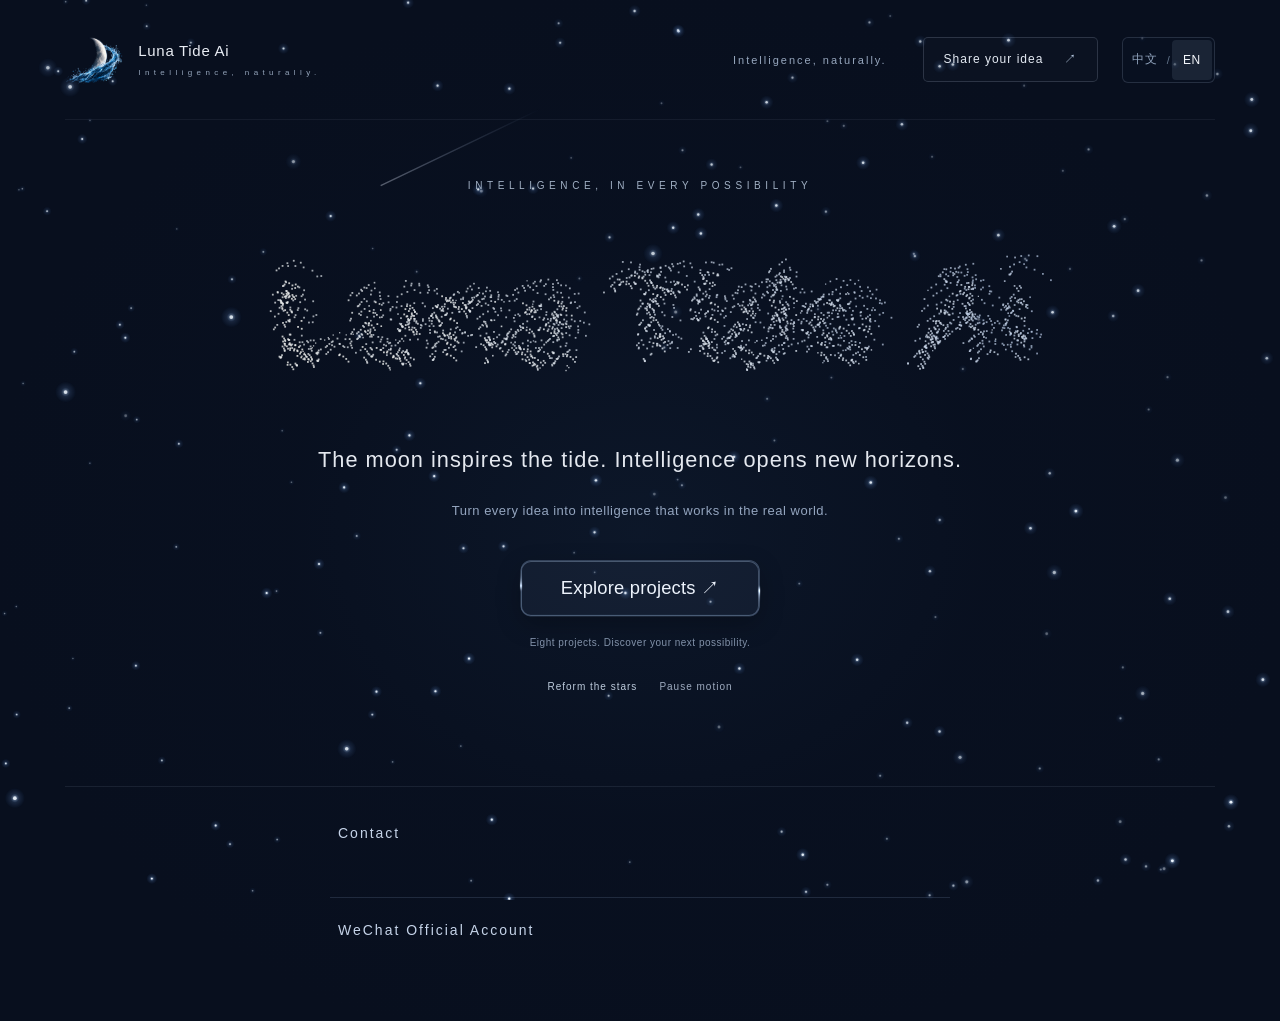
<file: index.html>
<!doctype html>
<html lang="zh-CN">
  <head>
    <meta charset="UTF-8" />
    <meta name="viewport" content="width=device-width, initial-scale=1.0" />
    <meta name="theme-color" content="#080f1e" />
    <meta name="description" content="月澜智能科技有限公司 · Luna Tide Ai。月引潮生，智启新程。" />
    <title>Luna Tide Ai · 月澜智能科技有限公司</title>
    <script type="module" crossorigin src="/assets/index-BmpqdQca.js"></script>
    <link rel="stylesheet" crossorigin href="/assets/index-CUIqWJGh.css">
    <link rel="stylesheet" href="/assets/moon-light-8ba26f7436.css">
  </head>
  <body>
    <div id="root"></div>
  </body>
</html>
</file>
<file: assets/index-CUIqWJGh.css>
.particle-text{position:relative;display:block;width:100%;height:100%;min-height:240px;overflow:hidden;touch-action:pan-y;isolation:isolate}.particle-text__canvas{position:absolute;top:0;right:0;bottom:0;left:0;display:block;width:100%;height:100%}.particle-text__sr{position:absolute;width:1px;height:1px;padding:0;margin:-1px;overflow:hidden;clip:rect(0,0,0,0);white-space:nowrap;border:0}.specular-button{--sb-radius: 18px;--sb-tint: #ffffff;--sb-tint-opacity: 0;--sb-blur: 0px;--sb-text-color: #f5f5f5;position:relative;display:inline-flex;align-items:center;justify-content:center;border:none;margin:0;font-family:inherit;font-weight:500;letter-spacing:.01em;line-height:1;color:var(--sb-text-color);background:color-mix(in srgb,var(--sb-tint) calc(var(--sb-tint-opacity) * 100%),transparent);border-radius:var(--sb-radius);backdrop-filter:blur(var(--sb-blur));-webkit-backdrop-filter:blur(var(--sb-blur));box-shadow:inset 0 0 0 1px #aac1e047,inset 0 1px #ffffff0a,0 8px 24px #00000040;cursor:pointer;outline:none;transition:transform .15s ease}.specular-button:active{transform:scale(.97)}.specular-button:focus-visible{outline:2px solid color-mix(in srgb,var(--sb-text-color) 60%,transparent);outline-offset:3px}.specular-button:disabled{opacity:.55;cursor:default}.specular-button:disabled:active{transform:none}.specular-button--sm{font-size:.85rem;padding:10px 22px}.specular-button--md{font-size:1rem;padding:14px 30px}.specular-button--lg{font-size:1.15rem;padding:18px 40px}.specular-button__fx{position:absolute;top:-20px;right:-20px;bottom:-20px;left:-20px;pointer-events:none;z-index:1}.specular-button__fx canvas{display:block;width:100%;height:100%}.specular-button__label{position:relative;z-index:2}.flip-card{--fc-w:300px;--fc-h:400px;--fc-radius:22px;--fc-bg:#27272a;--fc-ink:#f5f5f5;--fc-shadow:#000;--fc-shadow-o:.45;--fc-glare:.22;position:relative;display:inline-block;width:var(--fc-w);max-width:100%;height:var(--fc-h);border-radius:var(--fc-radius);outline:0;cursor:pointer;user-select:none;-webkit-user-select:none;-webkit-touch-callout:none;-webkit-tap-highlight-color:transparent;touch-action:pan-y;transition:transform .24s cubic-bezier(.2,.8,.2,1)}.flip-card[data-axis=x]{touch-action:pan-x}.flip-card[data-draggable]{cursor:grab}.flip-card[data-dragging]{cursor:grabbing}.flip-card:focus-visible{outline:2px solid #d5edff;outline-offset:5px}.flip-card__shadow{position:absolute;top:12%;right:9%;bottom:-5%;left:9%;border-radius:var(--fc-radius);background:color-mix(in srgb,var(--fc-shadow) calc(var(--fc-shadow-o) * 100%),transparent);filter:blur(22px);opacity:var(--fc-shadow-o);pointer-events:none}.flip-card__rotor{position:absolute;top:0;right:0;bottom:0;left:0;transform:perspective(var(--fc-perspective)) rotateY(0);transform-style:preserve-3d;transition:transform .56s cubic-bezier(.16,1,.3,1)}.flip-card[aria-pressed=true] .flip-card__rotor{transform:perspective(var(--fc-perspective)) rotateY(180deg)}.flip-card[data-axis=x] .flip-card__rotor{transform:perspective(var(--fc-perspective)) rotateX(0)}.flip-card[data-axis=x][aria-pressed=true] .flip-card__rotor{transform:perspective(var(--fc-perspective)) rotateX(180deg)}.flip-card__face{position:absolute;top:0;right:0;bottom:0;left:0;overflow:hidden;border-radius:var(--fc-radius);background:var(--fc-bg);color:var(--fc-ink);backface-visibility:hidden;-webkit-backface-visibility:hidden}.flip-card__face--back{transform:rotateY(180deg)}.flip-card[data-axis=x] .flip-card__face--back{transform:rotateX(180deg)}.flip-card__glare{position:absolute;top:0;right:0;bottom:0;left:0;background:radial-gradient(circle farthest-side at var(--fc-gx,50%) var(--fc-gy,50%),rgba(255,255,255,var(--fc-glare)) 0%,rgba(255,255,255,calc(var(--fc-glare) * .76)) 12%,rgba(255,255,255,calc(var(--fc-glare) * .5)) 26%,rgba(255,255,255,calc(var(--fc-glare) * .28)) 42%,rgba(255,255,255,calc(var(--fc-glare) * .12)) 60%,rgba(255,255,255,calc(var(--fc-glare) * .04)) 78%,transparent 100%);opacity:var(--fc-sheen,0);pointer-events:none;transition:opacity .2s ease}.flip-card[data-fade] .flip-card__rotor{transform:none!important;transition:none}.flip-card[data-fade] .flip-card__face{transform:none;opacity:0;backface-visibility:visible;-webkit-backface-visibility:visible;transition:opacity .2s ease}.flip-card[data-fade=front] .flip-card__face--front,.flip-card[data-fade=back] .flip-card__face--back{opacity:1}@media(prefers-reduced-motion:no-preference){.flip-card:hover{transform:scale(var(--fc-hover-scale))}}@media(prefers-reduced-motion:reduce){.flip-card,.flip-card__rotor,.flip-card__glare{transition:none!important}}.tech-text{position:relative;width:100%;height:100%;touch-action:pan-y;-webkit-user-select:none;user-select:none}.tech-text-canvas{display:block;width:100%;height:100%}.tech-text-fallback{position:absolute;top:0;right:0;bottom:0;left:0;display:grid;place-items:center;font-size:clamp(38px,7vw,78px);font-weight:600}.tech-text[data-ready=true] .tech-text-fallback{visibility:hidden}.training-detail-page{--training-ink:#edf4fa;--training-muted:#c3d2df;--training-line:#a1c6e24f;--training-gold:#e4d1aa}.training-detail-page.training-gate-page{width:min(1180px,88%);min-height:calc(100svh - 170px);padding:0 0 64px}.training-detail-page ::selection{background:#c3dff4;color:#08131f}.training-moon-backdrop{position:fixed;top:0;right:0;bottom:0;left:0;z-index:-1;overflow:hidden;pointer-events:none;background:#070f1c}.training-moon-backdrop img{position:absolute;width:min(1160px,94vw);max-width:none;height:auto;top:2vh;right:-9vw;opacity:.48}.training-moon-backdrop:after{position:absolute;top:0;right:0;bottom:0;left:0;content:"";background:linear-gradient(90deg,#070f1ccc,#070f1c73 60%,#070f1c66)}.training-gate-topline{padding:28px 0 18px;border-bottom:1px solid #a0bbd422}.training-gate-topline .back-link{display:inline-flex;align-items:center;gap:9px;color:#b7d7eb;font-size:13px;letter-spacing:.3px;text-decoration:none}.training-gate-topline .back-link:hover{color:#f0f9ff}.training-page-title{height:150px;margin:12px 0 30px;color:var(--training-ink);text-align:center}.training-gate{margin:0 auto;padding:0;background:transparent}.training-questionnaire,.training-course-browser,.training-recommendation{width:100%;min-width:0}.training-gate .training-view-title{margin:0;color:var(--training-ink);font-size:clamp(28px,3.4vw,44px);font-weight:500;line-height:1.35;letter-spacing:.01em;text-wrap:balance}.training-view-title:focus,.training-questionnaire legend:focus{outline:none}.training-questionnaire-heading{max-width:760px}.training-questionnaire-heading p,.training-recommendation>div>p,.training-course-browser>div>p{max-width:690px;margin:18px 0 0;color:var(--training-muted);font-size:14px;line-height:1.9;letter-spacing:.15px}.training-primary,.training-secondary{display:inline-flex;align-items:center;justify-content:center;gap:12px;min-height:48px;border:1px solid #9cd8ff;background:#a9ddff;color:#071422;padding:12px 20px;font:inherit;font-size:13px;line-height:1.5;letter-spacing:.25px;cursor:pointer;transition:transform .22s ease,background .22s ease}.training-primary:hover:not(:disabled){background:#e4f5ff;transform:translateY(-2px)}.training-secondary{background:#0a18284d;color:#d0e5f5;border-color:#a1c6e277}.training-secondary:hover{background:#4367862e;border-color:#d1e6f6}.training-primary:disabled{opacity:.42;cursor:not-allowed}.training-detail-page button:focus-visible,.training-detail-page a:focus-visible{outline:2px solid #d5edff;outline-offset:5px}.training-skip-all{margin-top:20px;max-width:100%;white-space:normal;text-align:left}.training-steps{display:flex;list-style:none;margin:40px 0 32px;padding:0;border-bottom:1px solid var(--training-line);overflow-x:auto}.training-steps li{display:flex;align-items:center;gap:10px;min-height:48px;padding:0 24px 14px 0;color:#b0c4d7;font-size:12px;letter-spacing:.3px;white-space:nowrap}.training-steps li+li{padding-left:24px}.training-steps li span{color:#a6dcff;font-size:10px;letter-spacing:1px}.training-steps li.is-current{color:#eff7fe;border-bottom:2px solid #a5dcff}.training-steps li.is-complete{color:#d1e6f5}.training-questionnaire fieldset{min-width:0;margin:0;padding:0;border:0}.training-questionnaire legend{max-width:760px;padding:0;color:#e8f4fd;font-size:clamp(19px,2.2vw,26px);font-weight:500;line-height:1.55;letter-spacing:.35px}.training-choice-grid{display:grid;grid-template-columns:repeat(3,minmax(0,1fr));gap:16px;margin-top:24px}.training-choice{display:flex;min-width:0;min-height:150px;flex-direction:column;align-items:flex-start;justify-content:flex-start;border:1px solid #a1c6e24f;background:#07132170;color:#e4f2fc;padding:22px;text-align:left;cursor:pointer;transition:background .22s ease,border-color .22s ease}.training-choice:hover,.training-choice.is-selected{border-color:#b6e1fc;background:#1d405ca3}.training-choice strong{font-size:15px;font-weight:500;line-height:1.6}.training-choice span{margin-top:12px;color:#c0d2e2;font-size:13px;line-height:1.8}.training-gate-actions{display:flex;justify-content:space-between;align-items:center;gap:16px;margin-top:32px}.training-gate-actions>span{min-width:1px}.training-gate-forward-actions{display:flex;justify-content:flex-end;gap:12px}.training-recommendation{display:grid;grid-template-columns:minmax(0,1fr) minmax(0,1fr);gap:36px;align-items:center}.training-recommendation .training-gate-actions{grid-column:1/-1;margin-top:0}.training-course-cards{display:grid;grid-template-columns:repeat(2,minmax(0,1fr));grid-auto-rows:1fr;align-items:stretch;gap:26px;list-style:none;margin:40px 0 0;padding:0}.training-course-cards>li{display:grid;min-width:0}.training-course-card{width:100%;height:100%;min-width:0}.training-course-card:before{content:"";position:absolute;top:0;right:0;bottom:0;left:0;border-radius:var(--fc-radius);background:transparent;-webkit-backdrop-filter:blur(3px);backdrop-filter:blur(3px);pointer-events:none}.training-course-card .flip-card__rotor{position:relative;display:grid;height:100%}.training-course-card .flip-card__face{position:relative;inset:auto;grid-area:1/1;min-width:0;height:100%;background:#0d1c2e14;border:1px solid #a1c6e266}.training-course-card .flip-card__face--back{background:#2233471f;border-color:#c8dcea88}.training-course-card:hover .flip-card__face,.training-course-card:focus-visible .flip-card__face{border-color:#c8dcea}.training-course-card.is-recommended .flip-card__face{border-color:#bba681}.training-course-card-face{display:flex;min-width:0;min-height:560px;height:100%;flex-direction:column;align-items:stretch;padding:30px}.training-course-card-level{display:block;color:#bbd4e7;font-size:12px;line-height:1.5;letter-spacing:.08em}.training-course-card.is-recommended .training-course-card-level{color:var(--training-gold)}.training-course-card-face h3{min-height:2.7em;margin:24px 0 0;color:#edf4fa;font-size:clamp(22px,2vw,25px);font-weight:500;line-height:1.35;letter-spacing:.01em;text-wrap:balance}.training-course-card-price{display:block;min-height:76px;margin:auto 0 24px;padding-top:24px;color:var(--training-gold);font-size:clamp(24px,2.5vw,36px);font-weight:400;line-height:1.15;letter-spacing:-.02em;font-variant-numeric:tabular-nums;white-space:nowrap}.training-course-card-price small{display:block;margin-top:10px;color:#cbd8e3;font-size:13px;font-weight:400;line-height:1.5;letter-spacing:.02em}.training-course-card-hint{display:flex;align-items:flex-start;min-height:60px;padding-top:17px;border-top:1px solid #b3cfe330;color:#d0dfeb;font-size:12px;line-height:1.7;letter-spacing:0}.training-course-card-face--intro{display:grid;grid-template-rows:auto auto auto 1fr auto}.training-course-card-face--intro h3{margin-top:24px}.training-course-brief{min-height:3.6em;margin:12px 0 20px;color:#d5e2ed;font-size:13px;line-height:1.8;letter-spacing:0}.training-course-details{display:grid;grid-template-rows:repeat(4,1fr);gap:16px;margin:0 0 24px}.training-course-details>div{display:grid;grid-template-columns:80px minmax(0,1fr);align-content:start;gap:12px}.training-course-details dt{color:#b8d7ed;font-size:12px;line-height:1.8}.training-course-details dd{margin:0;color:#e1eaf2;font-size:13px;line-height:1.8;letter-spacing:0}[lang=en] .training-course-details>div{grid-template-columns:100px minmax(0,1fr)}.training-practice-note{margin-top:40px;max-width:920px;padding-top:24px;border-top:1px solid #b3cfe33b}.training-practice-note p{margin:0 0 12px;color:#c0d0df;font-size:13px;line-height:1.9}.training-practice-note p:first-child{color:#e5eef5;font-size:15px;letter-spacing:.04em}.still-mode .training-course-card:hover{transform:none}.still-mode .training-course-card,.still-mode .training-course-card *{transition:none!important}.still-mode .training-course-card .flip-card__glare{display:none}@media(prefers-reduced-motion:reduce){.training-primary,.training-secondary,.training-choice{transition:none!important}.training-course-card .flip-card__glare{display:none}}@media(prefers-reduced-transparency:reduce){.training-course-card:before{background:#0d1c2e;backdrop-filter:none;-webkit-backdrop-filter:none}}@media(max-width:850px){.training-course-cards,.training-choice-grid,.training-recommendation{grid-template-columns:1fr}.training-recommendation{gap:28px}.training-choice{min-height:0}}@media(max-width:600px){.training-detail-page.training-gate-page{padding-bottom:40px}.training-moon-backdrop img{width:850px;top:180px;right:-460px}.training-moon-backdrop:after{background:linear-gradient(90deg,#070f1c99,#070f1c66)}.training-gate-topline{padding:20px 0 14px}.training-page-title{height:112px;margin:8px 0 28px}.training-gate .training-view-title{font-size:28px;letter-spacing:0}.training-questionnaire-heading p,.training-recommendation>div>p,.training-course-browser>div>p{font-size:14px}.training-steps{margin:32px 0 26px}.training-steps li,.training-steps li+li{padding-left:0;padding-right:20px}.training-questionnaire legend{font-size:19px}.training-choice{padding:20px}.training-gate-actions{align-items:stretch;flex-direction:column-reverse;margin-top:26px}.training-gate-actions button{width:100%}.training-gate-actions>span{display:none}.training-course-cards{margin-top:30px;gap:24px}.training-course-card-face{padding:24px}.training-course-card-face h3{font-size:22px}.training-course-card-price{font-size:clamp(22px,7vw,30px)}.training-course-details>div,[lang=en] .training-course-details>div{grid-template-columns:1fr;gap:3px}.training-course-details dd{font-size:13px;line-height:1.85}.training-practice-note{margin-top:30px}}.circular-carousel{--cc-fade: #000000;--cc-radius: 12px;--cc-inner: .4;position:relative;width:100%;height:100%;overflow:hidden;outline:none;touch-action:pan-y;user-select:none;-webkit-user-select:none;-webkit-tap-highlight-color:transparent}.circular-carousel[data-axis=x]{touch-action:pan-x}.circular-carousel[data-draggable]{cursor:grab}.circular-carousel[data-dragging]{cursor:grabbing}.circular-carousel:focus-visible{box-shadow:inset 0 0 0 2px #80808c8c}.circular-carousel__view{position:absolute;top:0;right:0;bottom:0;left:0}.circular-carousel[data-shape=wheel] .circular-carousel__view{-webkit-mask-image:linear-gradient(to bottom,transparent,#000000 18%,#000000 82%,transparent);mask-image:linear-gradient(to bottom,transparent,#000000 18%,#000000 82%,transparent)}.circular-carousel[data-shape=panorama] .circular-carousel__view{-webkit-mask-image:linear-gradient(to right,transparent,#000000 12%,#000000 88%,transparent);mask-image:linear-gradient(to right,transparent,#000000 12%,#000000 88%,transparent)}.circular-carousel__stage{position:absolute;top:0;right:0;bottom:0;left:0;display:flex;align-items:center;justify-content:center;opacity:0;transition:opacity .45s ease}.circular-carousel[data-ready] .circular-carousel__stage{opacity:1}.circular-carousel__camera,.circular-carousel__ring,.circular-carousel__card{width:0;height:0;transform-style:preserve-3d}.circular-carousel__camera{position:relative}.circular-carousel__ring,.circular-carousel__card{position:absolute;left:0;top:0}.circular-carousel__tile{position:absolute;outline:1px solid transparent;backface-visibility:hidden;-webkit-backface-visibility:hidden}.circular-carousel__frame{position:absolute;left:0;top:0;width:100%;overflow:hidden}.circular-carousel__photo{position:absolute;display:block;max-width:none;object-fit:cover;pointer-events:none;-webkit-user-select:none;user-select:none;-webkit-user-drag:none}.circular-carousel__shade,.circular-carousel__inner{position:absolute;top:0;right:0;bottom:0;left:0;pointer-events:none}.circular-carousel__shade{background:var(--cc-fade);opacity:var(--cc-depth, 0)}.circular-carousel__inner{background:#000;opacity:var(--cc-inner)}.circular-carousel__caption{position:absolute;left:0;right:0;bottom:22px;display:flex;flex-direction:column;align-items:center;gap:6px;padding:0 16px;color:inherit;text-align:center;pointer-events:none;animation:circular-carousel-reveal .9s ease both}.circular-carousel__title{display:flex;max-width:100%;flex-direction:column;align-items:center;font-size:15px;font-weight:500;line-height:1.35;animation:circular-carousel-title .52s cubic-bezier(.22,1,.36,1)}.circular-carousel__subtitle{font-weight:400;opacity:.6}.circular-carousel__count{display:inline-flex;align-items:center;gap:3px;font-size:12px;font-variant-numeric:tabular-nums;line-height:1;opacity:.5}.circular-carousel__slash{opacity:.6}.circular-carousel__digits{display:inline-flex}.circular-carousel__digit{display:inline-block;height:1em;overflow:hidden}.circular-carousel__reel{display:flex;flex-direction:column;transition:transform .6s cubic-bezier(.22,1,.36,1)}.circular-carousel__reel>span{height:1em}.circular-carousel__live{position:absolute;width:1px;height:1px;overflow:hidden;clip:rect(0 0 0 0);white-space:nowrap}@keyframes circular-carousel-title{0%{opacity:0;transform:translateY(8px)}to{opacity:1;transform:translateY(0)}}@keyframes circular-carousel-reveal{0%{opacity:0}to{opacity:1}}@media(prefers-reduced-motion:reduce){.circular-carousel__stage,.circular-carousel__reel{transition:none}.circular-carousel__caption,.circular-carousel__title{animation:none}}.circular-carousel__content{position:absolute;backface-visibility:hidden;-webkit-user-select:none;user-select:none}.depth-text{display:inline-block;perspective:var(--depth-text-perspective);perspective-origin:50% 48%;isolation:isolate}.depth-text__stage{position:relative;display:inline-grid;place-items:center;transform-style:preserve-3d;transform:rotateX(-2.4deg) rotateY(3.15deg);transform-origin:50% 50%;will-change:transform}.depth-text__layer,.depth-text__face{grid-area:1 / 1;display:inline-block;font-size:var(--depth-text-font-size);font-weight:var(--depth-text-font-weight);line-height:.86;letter-spacing:-.065em;white-space:nowrap;-webkit-user-select:none;user-select:none;transform-style:preserve-3d;backface-visibility:hidden;font-kerning:normal;text-rendering:geometricPrecision}.depth-text__layer{position:absolute;top:0;right:0;bottom:0;left:0;z-index:0;filter:saturate(.95) brightness(.92);pointer-events:none}.depth-text__face{position:relative;z-index:1;color:var(--depth-text-face-color);text-shadow:var(--depth-text-shadow);transform:translateZ(.6px)}@media(hover:hover)and (pointer:fine){.depth-text{cursor:default}}@media(prefers-reduced-motion:reduce){.depth-text__stage{will-change:auto}}.enterprise-agent-page .agent-intro{text-align:center;padding:48px 24px 0}.enterprise-agent-page .agent-intro h1{font-size:clamp(32px,4vw,52px);font-weight:550;line-height:1.25;letter-spacing:-.03em;margin:0}.enterprise-agent-page .agent-intro p{font-size:15px;color:#aebbd0;margin:19px 0 0;line-height:1.7}.enterprise-agent-page .pricing-stage{position:relative;margin:8px auto 0;width:min(1160px,100%);isolation:isolate}.enterprise-agent-page .price-carousel{height:486px;width:100%}.enterprise-agent-page .price-carousel .circular-carousel:focus-visible{outline:2px solid #a9c5ff;outline-offset:-4px;box-shadow:none}.enterprise-agent-page .price-card{height:100%;background:#0f1f3014;border:1px solid rgba(169,200,227,.48);border-radius:14px;padding:28px 30px;display:flex;flex-direction:column;color:#eaf0fa;transition:border-color .25s,background .25s;text-align:left;position:relative;overflow:hidden;backdrop-filter:blur(3px);-webkit-backdrop-filter:blur(3px)}.enterprise-agent-page .price-card.is-active{border-color:#b7d7f3;background:#0d26351f}.enterprise-agent-page .card-top{display:flex;justify-content:space-between;align-items:center;color:#b2c5e1;font-size:12px;line-height:1.5;gap:8px}.enterprise-agent-page .start-label{font-size:11px;color:#c9dbff}.enterprise-agent-page .price-card h2{margin:25px 0 18px;font-size:23px;font-weight:500;line-height:1.35}.enterprise-agent-page .card-price{display:flex;align-items:baseline;gap:7px;white-space:nowrap;font-variant-numeric:tabular-nums;letter-spacing:-.025em}.enterprise-agent-page .card-price strong{font-size:43px;font-weight:550;line-height:1.2}.enterprise-agent-page .card-price .currency{font-size:20px;color:#b7c9e3}.enterprise-agent-page .custom-price strong{font-size:34px}.enterprise-agent-page .price-unit{font-size:12px;color:#b2c2d8;margin:7px 0 0;line-height:1.5}.enterprise-agent-page .card-rule{height:1px;background:#34425a;margin:24px 0 18px}.enterprise-agent-page .card-description{font-size:13px;color:#c1cee0;line-height:1.9;margin:0 0 17px;min-height:49px}.enterprise-agent-page .price-card ul{margin:0;padding:0;list-style:none;display:grid;gap:12px;font-size:12px;color:#cfdaeb;line-height:1.55}.enterprise-agent-page .price-card li{display:flex;align-items:flex-start;gap:9px}.enterprise-agent-page .price-card li svg{color:#a9c5ff;flex:none;margin-top:1px}.enterprise-agent-page .card-bottom{margin-top:auto;padding-top:18px;display:flex;align-items:center;justify-content:space-between;font-size:11px;color:#c0d4f7}.enterprise-agent-page .interaction-hint{color:#a6b5cd;font-size:11px;text-align:center;margin:14px 0 28px;line-height:1.6}.enterprise-agent-page .service-summary{margin:0 auto;padding:24px 0;max-width:880px;display:flex;align-items:center;justify-content:space-between;gap:24px;border-top:1px solid #2b3850;border-bottom:1px solid #2b3850;flex-wrap:wrap}.enterprise-agent-page .summary-copy{flex:1;min-width:230px}.enterprise-agent-page .summary-copy h2{font-size:18px;font-weight:500;margin:0 0 8px}.enterprise-agent-page .summary-copy p{color:#b7c5da;font-size:12px;line-height:1.8;margin:0}.enterprise-agent-page .scope-toggle{margin-top:12px;padding:0;border:0;background:transparent;display:inline-flex;gap:26px;align-items:center;color:#bfcef0;font-size:12px;min-height:32px}.enterprise-agent-page .scope-detail{flex-basis:100%;margin:0;color:#c1cfe5;line-height:1.85;font-size:13px;max-width:75ch}.enterprise-agent-page .pricing-note{font-size:11px;color:#adbed6;text-align:center;line-height:1.7;margin:17px 22px 38px}@media(min-width:1600px){.enterprise-agent-page .agent-intro{padding-top:62px}.enterprise-agent-page .price-carousel{height:520px}}@media(max-width:1000px){.enterprise-agent-page .service-summary{margin-left:7%;margin-right:7%}.enterprise-agent-page .price-carousel{height:460px}}@media(max-width:600px){.enterprise-agent-page .agent-intro{padding:32px 18px 0}.enterprise-agent-page .agent-intro h1{font-size:32px}.enterprise-agent-page .agent-intro p{font-size:12px;margin-top:14px}.enterprise-agent-page .pricing-stage{margin-top:14px}.enterprise-agent-page .price-carousel{height:455px}.enterprise-agent-page .interaction-hint{margin:14px 0 24px;font-size:10px}.enterprise-agent-page .service-summary{gap:17px;padding:20px 0;margin-left:24px;margin-right:24px}.enterprise-agent-page .summary-copy{min-width:0;flex-basis:100%}.enterprise-agent-page .summary-copy h2{font-size:18px}.enterprise-agent-page .summary-copy p{font-size:12px}.enterprise-agent-page .pricing-note{font-size:10px;margin-bottom:25px}}.enterprise-agent-page .price-carousel{position:relative;z-index:1;transform:translateZ(0)}html[lang=en] .enterprise-agent-page .price-card h2{font-size:21px;margin:20px 0 14px}html[lang=en] .enterprise-agent-page .card-rule{margin:18px 0 15px}html[lang=en] .enterprise-agent-page .price-card ul{gap:10px}html[lang=en] .enterprise-agent-page .card-bottom{padding-top:14px}.enterprise-agent-page .agent-moon{position:fixed;top:0;right:0;bottom:0;left:0;z-index:0;pointer-events:none;background:#080f1b}.enterprise-agent-page .agent-moon img{position:absolute;width:min(1160px,94vw);max-width:none;right:-7vw;top:3vh;opacity:.64}.enterprise-agent-page .agent-moon:after{content:"";position:absolute;top:0;right:0;bottom:0;left:0;background:linear-gradient(90deg,#080f1bc7,#080f1b47 55%,#080f1b47)}.enterprise-agent-page .agent-intro h1{--agent-title-size:clamp(38px,5vw,66px);padding:12px 0 16px;line-height:1.25}.enterprise-agent-page .agent-depth{max-width:100%;vertical-align:middle}.enterprise-agent-page .agent-depth .depth-text__face,.enterprise-agent-page .agent-depth .depth-text__layer{line-height:1.25;letter-spacing:-.025em}.enterprise-agent-page .agent-depth .depth-text__layer{filter:none}html[lang=en] .enterprise-agent-page .agent-intro h1{--agent-title-size:clamp(30px,3.8vw,52px)}html[lang=en] .enterprise-agent-page .agent-depth .depth-text__face,html[lang=en] .enterprise-agent-page .agent-depth .depth-text__layer{white-space:normal}.enterprise-agent-page .price-card:before{content:"";position:absolute;top:0;right:0;bottom:0;left:0;z-index:0;pointer-events:none;border-radius:inherit;opacity:0;background:radial-gradient(230px circle at var(--glow-x,50%) var(--glow-y,50%),rgba(163,216,255,.5),rgba(82,157,232,.22) 42%,transparent 74%);transition:opacity .28s ease-out}.enterprise-agent-page .price-card>*{position:relative;z-index:1}.enterprise-agent-page .price-card[data-glowing=true]:before{opacity:1}.enterprise-agent-page .price-card[data-glowing=true]{border-color:#c4e4ff}.enterprise-agent-page[data-paused=true] .price-card:before{opacity:0}.enterprise-agent-page[data-paused=true] .agent-depth .depth-text__stage{will-change:auto}@media(max-width:760px){.enterprise-agent-page .agent-moon img{width:880px;top:140px;right:-415px;opacity:.7}.enterprise-agent-page .agent-moon:after{background:linear-gradient(90deg,#080f1ba8,#080f1b47)}}@media(max-width:600px){.enterprise-agent-page .agent-intro h1{--agent-title-size:clamp(27px,7.7vw,44px);padding:10px 0 15px}html[lang=en] .enterprise-agent-page .agent-intro h1{--agent-title-size:clamp(25px,7.5vw,36px)}}@media(hover:none){.enterprise-agent-page .price-card:before{display:none}}.enterprise-agent-page .price-card{padding-top:24px;padding-bottom:24px}.enterprise-agent-page .price-card h2{margin-top:21px}.enterprise-agent-page .card-rule{flex-shrink:0;margin-top:18px}.enterprise-agent-page .card-bottom{padding-top:14px}.enterprise-agent-page .card-bottom{display:grid;gap:8px;padding-top:12px}.enterprise-agent-page .card-focus-button{display:flex;align-items:center;justify-content:space-between;padding:0;background:none;border:0;color:#d4e6fa;font-size:11px;min-height:26px;width:100%}.enterprise-agent-page .price-card h2{margin-top:17px;margin-bottom:14px}.enterprise-agent-page .card-rule{margin-top:14px;margin-bottom:13px}.enterprise-agent-page .card-description{margin-bottom:12px}.enterprise-agent-page .price-card ul{gap:8px}@media(max-width:600px){.enterprise-agent-page .interaction-hint{padding:0 20px;margin-top:0}.enterprise-agent-page .price-card .card-add{font-size:13px}}.enterprise-agent-page .price-carousel{height:546px}@media(max-width:1000px){.enterprise-agent-page .price-carousel{height:530px}}@media(max-width:600px){.enterprise-agent-page .price-carousel{height:510px}}.enterprise-agent-page .card-bottom{justify-content:stretch;grid-template-columns:minmax(0,1fr)}.enterprise-agent-page.agent-main{position:static;isolation:auto;overflow:clip;min-height:calc(100vh - 200px);width:100%;max-width:1800px;margin:0 auto;color:#eef3fa}.enterprise-agent-page .agent-meta{width:90%;max-width:1320px;margin:auto;padding-top:20px;font-size:11px;color:#adbfce}.enterprise-agent-page .agent-meta a{display:inline-flex;align-items:center;gap:8px;min-height:35px}.enterprise-agent-page .agent-intro{padding-top:16px}.enterprise-agent-page .agent-moon{z-index:-1}.enterprise-agent-page button{font-family:inherit;cursor:pointer}.enterprise-agent-page :focus-visible{outline:2px solid #b1eeff;outline-offset:5px}.enterprise-agent-page #agent-title:focus{outline:none}.space-shell{background:radial-gradient(ellipse at 66% 48%,#0d1e332b,transparent 62%),#060c16;min-height:100svh}.space-shell .site-header{height:96px}.space-shell .site-footer{height:74px}.space-header-label{color:#86b9e6;font-size:12px;letter-spacing:2px}.space-back-home{font-size:12px;color:#a6b9ce;padding:12px 0 12px 18px}.space-back-home:hover{color:#fff}.space-eyebrow{font:9px/1.6 Arial,sans-serif;letter-spacing:3.3px;color:#6f91b4;margin:0 0 15px}.moon-object{position:relative;width:100%;aspect-ratio:1;isolation:isolate}.moon-surface{position:absolute;top:0;right:0;bottom:0;left:0;z-index:1}.moon-surface canvas{display:block;width:100%;height:100%}.moon-halo{position:absolute;top:7%;right:7%;bottom:7%;left:7%;border-radius:50%;background:#2765a307;box-shadow:0 0 62px 6px #457baf16,0 0 150px 28px #2d629910;animation:moon-breathe 8.6s ease-in-out infinite;z-index:-1}.moon-object[data-phase="0"] .moon-halo{box-shadow:0 0 36px 4px #bac7d321,0 0 96px 18px #8296a716;background:#a7b8c708}.moon-paused .moon-halo{animation-play-state:paused}.moon-status{position:absolute;top:50%;width:100%;text-align:center;font-size:11px;letter-spacing:2px;color:#8caccb}.moon-fallback-note{position:absolute;bottom:0;width:100%;text-align:center;font-size:9px;color:#8aa7c1}.space-shell .footer-note{color:#7590ab}.space-credit{font-size:8px;letter-spacing:.7px;color:#65809a}.space-credit:hover{color:#a6c7e6}.missing-page{text-align:center;flex:1;padding:120px 24px}.missing-page h1{font-size:26px;font-weight:400}.missing-page a{color:#9ecff5;display:inline-block;padding:20px}.universe-shell{background:#030c0b;overflow-x:clip}.universe-shell .site-header{height:6.451613vw;min-height:60px;margin:0 3.225806%;flex-shrink:0;border-bottom:0}.universe-shell .brand-symbol{display:none}.universe-shell .brand-copy strong{font:600 clamp(16px,1.747312vw,28px)/1 Arial,sans-serif;letter-spacing:-.6px;color:#fff}.universe-shell .site-header nav{gap:2.284946vw}.universe-shell .space-header-label,.universe-shell .space-back-home{color:#e3e9e7;font-size:clamp(11px,1.075269vw,17px);letter-spacing:0;padding:0;line-height:1.5}.universe-shell .space-back-home>span{display:none}.universe-page{outline:none;position:relative;padding:0;flex:none;width:100%}.universe-stage{position:relative;isolation:isolate;width:100%;height:73.790323vw;margin:0}.universe-heading{position:absolute;top:calc(340px * var(--layout-scale));left:calc(64px * var(--layout-scale));width:calc(400px * var(--layout-scale));z-index:4}.universe-heading h1{font-size:calc(60px * var(--layout-scale));font-weight:600;line-height:1.2;letter-spacing:0;margin:0;color:#fff;outline:none}.universe-heading h1 span{display:block;font-size:calc(52px * var(--layout-scale));line-height:1.22;margin-top:calc(6px * var(--layout-scale));white-space:nowrap}.universe-heading p{font-size:calc(19px * var(--layout-scale));line-height:1.8;color:#f0f3f7;margin:calc(20px * var(--layout-scale)) 0 calc(30px * var(--layout-scale));white-space:nowrap}.explore-projects{display:inline-flex;align-items:center;gap:13px;padding:10px 0;border:0;border-bottom:1px solid #ffffffe0;background:transparent;color:#fff;font-family:inherit;font-weight:500;font-size:calc(18px * var(--layout-scale));line-height:1.5;cursor:pointer}.explore-projects:hover{border-bottom-color:#83caff;color:#bfe6ff}.explore-projects:focus-visible{outline:2px solid #bfe6ff;outline-offset:6px}.universe-moon{position:absolute;aspect-ratio:1;transform:translate(-50%,-50%);pointer-events:none;z-index:1}.universe-moon .moon-halo{top:6.6%;right:6.6%;bottom:6.6%;left:6.6%;background:transparent;box-shadow:8px -6px 23px #b0e2d71c,0 0 60px #7ddcc714;animation:none}.data-lines{position:absolute;top:0;right:0;bottom:0;left:0;width:100%;height:100%;pointer-events:none;z-index:3}.project-node{position:absolute;min-height:44px;display:flex;flex-direction:column;align-items:flex-start;justify-content:flex-start;gap:calc(7px * var(--layout-scale));text-align:left;z-index:4;padding:0;white-space:nowrap;border-radius:2px;transition:color .25s,text-shadow .25s}.node-index{font:calc(14px * var(--layout-scale))/1.1 Arial,sans-serif;letter-spacing:1px;color:#abb5b0}.project-node strong{font-size:calc(20px * var(--layout-scale));font-weight:500;line-height:1.35;letter-spacing:0;color:#e1e4dc;text-shadow:0 1px 5px #010605a6}.project-node[data-side=right]:not(.is-active) strong{color:#dce4df;text-shadow:0 1px 4px #010706,0 0 9px #010706}.project-node.is-active strong,.project-node.is-active .node-index{color:#65aaff;text-shadow:0 0 12px #267effcc}.project-node:focus-visible{outline:1px solid #79b5ff;outline-offset:6px}.lunar-floor{position:absolute;z-index:0;pointer-events:none;overflow:hidden;mix-blend-mode:screen;opacity:.66}.lunar-floor img{width:100%;height:100%;object-fit:cover;object-position:center bottom}.universe-hint{display:none}@keyframes moon-breathe{0%,to{opacity:.46;transform:scale(.99)}50%{opacity:1;transform:scale(1.035)}}@keyframes detail-arrive{0%{opacity:0;transform:translateY(9px)}to{opacity:1;transform:translateY(0)}}.detail-page{width:min(1240px,90%);margin:0 auto;flex:1;outline:none;padding-top:30px}.detail-topline{display:flex;justify-content:space-between;align-items:center}.back-link{display:inline-flex;align-items:center;gap:16px;color:#9cb5cf;font-size:12px;letter-spacing:2px;padding:10px 0}.back-link:hover{color:#ecf5ff}.detail-count{font-size:11px;letter-spacing:3px;color:#c7dbee}.detail-count>span{color:#657a91;padding-left:10px}.detail-composition{display:grid;grid-template-columns:1.1fr 1fr;gap:7%;align-items:center;min-height:clamp(480px,calc(100svh - 332px),770px);animation:detail-arrive .7s ease both}.detail-copy{padding:36px 0;max-width:460px}.detail-copy .space-eyebrow{font-size:9px;letter-spacing:3px;color:#719abe;margin-bottom:23px}.detail-copy h1{font-size:clamp(28px,3.15vw,46px);font-weight:400;line-height:1.45;letter-spacing:3px;color:#e1effc;margin:0;outline:none;overflow-wrap:anywhere}.detail-divider{width:39px;height:1px;background:#5f9ccbb5;margin:28px 0}.project-description{font-size:14px;line-height:2.3;letter-spacing:1.15px;color:#a1b5cb;margin:0;text-wrap:pretty}.detail-signature{display:block;font-size:8px;color:#5d7d9c;letter-spacing:2.2px;margin-top:34px}.detail-signature>span{margin:0 8px}.detail-pagination{display:flex;justify-content:space-between;gap:24px;border-top:1px solid #809eb621;padding:22px 0 29px}.detail-pagination a{display:flex;flex-direction:column;gap:10px;padding:5px 0}.detail-pagination a:last-child{text-align:right;align-items:flex-end}.detail-pagination span{font-size:10px;letter-spacing:1px;color:#6b8aaa}.detail-pagination strong{font-size:12px;letter-spacing:1px;font-weight:400;color:#a4c6e7}.detail-pagination a:hover strong{color:#e3f2ff}@media(max-width:1100px)and (min-width:601px){.project-node strong{font-size:max(11px,calc(20px * var(--layout-scale)))}.node-index{font-size:max(9px,calc(14px * var(--layout-scale)))}.detail-composition{gap:3%}.detail-copy h1{font-size:29px}.project-description{font-size:13px}}@media(max-width:700px){.space-shell .site-header{height:88px;margin:0 6%;gap:8px}.space-shell .site-header nav{gap:0}.space-header-label{display:none}.space-back-home{font-size:11px;letter-spacing:0;padding-left:5px;white-space:nowrap}.space-shell .site-footer{height:auto;min-height:94px;display:grid;grid-template-columns:1fr auto;gap:10px;padding:18px 0;margin:0 6%}.space-shell .footer-note{margin:0;font-size:8px}.space-credit{grid-column:1/-1;text-align:center;font-size:7px}.space-shell .motion-controls{justify-content:flex-end}.detail-page{width:88%;padding-top:20px}.detail-topline .back-link{font-size:11px;gap:10px}.detail-count{font-size:10px}.detail-composition{grid-template-columns:1fr;gap:0;min-height:0}.detail-copy{padding:22px 3px 33px;max-width:100%}.detail-copy .space-eyebrow{font-size:8px;letter-spacing:2.4px;margin-bottom:13px}.detail-copy h1{font-size:29px;letter-spacing:2px}.detail-divider{margin:19px 0;width:30px}.project-description{font-size:13px;line-height:2.15;letter-spacing:.9px}.detail-signature{margin-top:24px;font-size:7px}.detail-pagination{padding:19px 0 24px;gap:14px}.detail-pagination span{font-size:9px}.detail-pagination strong{font-size:11px;letter-spacing:0}}@media(max-width:600px){.universe-shell .site-header{height:80px;margin:0 6%}.universe-shell .brand-copy strong{font-size:20px}.universe-shell .space-back-home{font-size:12px}.universe-stage{height:calc(230px + 112.040816vw)}.universe-heading{left:6%;top:20px;width:88%}.universe-heading h1{font-size:32px}.universe-heading h1 span{font-size:28px;margin-top:7px}.universe-heading p{font-size:13px;white-space:normal;margin:16px 0 10px}.explore-projects{font-size:14px;padding:8px 0}.project-node{min-height:44px;gap:5px;white-space:normal}.project-node strong{font-size:12px;line-height:1.45;text-wrap:balance}.node-index{font-size:10px}.lunar-floor{opacity:.48}}@media(prefers-reduced-motion:reduce){.moon-halo,.detail-composition{animation:none!important}}.still-mode .detail-composition{animation:none}.reference-moon-surface{position:absolute;top:0;right:0;bottom:0;left:0;pointer-events:none}.reference-moon-image,.reference-moon-blue{position:absolute;top:0;right:0;bottom:0;left:0;width:100%;height:100%;object-fit:contain;-webkit-user-select:none;user-select:none;-webkit-user-drag:none;pointer-events:none}.reference-moon-blue{mask-image:radial-gradient(ellipse 11% 11% at var(--active-x) var(--active-y),#000 0%,#0009 36%,transparent 100%);-webkit-mask-image:radial-gradient(ellipse 11% 11% at var(--active-x) var(--active-y),#000 0%,#0009 36%,transparent 100%);filter:sepia(1) saturate(4) hue-rotate(170deg) brightness(1.65);mix-blend-mode:screen;animation:reference-blue-breathe 3.6s ease-in-out infinite;opacity:.3}.moon-paused .reference-moon-blue,.reference-moon-hidden .reference-moon-blue{animation-play-state:paused}@keyframes reference-blue-breathe{0%,to{opacity:.08}50%{opacity:.72}}@media(prefers-reduced-motion:reduce){.reference-moon-blue{animation:none!important;opacity:.3}.reference-moon-surface{transform:none!important}}.detail-composition{display:block;min-height:0;max-width:940px;margin:0 auto;padding:48px 0 64px}.detail-copy{max-width:none;padding:0}.detail-copy h1{font-size:clamp(30px,3.6vw,52px);line-height:1.3}.detail-copy .space-eyebrow{margin-bottom:18px}.detail-divider{width:52px;margin:26px 0}.project-description{font-size:17px;line-height:2;letter-spacing:.5px;color:#c1d1e1;max-width:850px}.project-narrative{display:grid;gap:30px;margin-top:38px;max-width:850px}.project-narrative h2{font-size:18px;font-weight:500;line-height:1.6;letter-spacing:1px;color:#d7e7f5;margin:0 0 10px}.project-narrative p{font-size:15px;line-height:2.1;letter-spacing:.4px;color:#a1b5cb;margin:0;text-wrap:pretty}html[lang=en] .project-narrative h2,html[lang=en] .project-narrative p{letter-spacing:0}html[lang=en] .project-narrative p{line-height:1.9}@media(max-width:700px){.detail-composition{padding:32px 0 38px}.detail-copy h1{font-size:30px}.project-description{font-size:15px;line-height:2;letter-spacing:.3px}.project-narrative{margin-top:28px;gap:26px}.project-narrative h2{font-size:16px;margin-bottom:8px}.project-narrative p{font-size:14px;line-height:2;letter-spacing:.2px}}.reference-moon-mosaic{position:absolute;top:0;right:0;bottom:0;left:0;width:100%;height:100%;pointer-events:none;mix-blend-mode:screen;opacity:.1}.mosaic-blue-texture{filter:sepia(1) saturate(4) hue-rotate(170deg) brightness(1.7)}.reference-moon-mosaic[data-mode=breathing]{animation:mosaic-blue-breathe 4.4s ease-in-out infinite}.reference-moon-mosaic[data-mode=resting]{animation:none;opacity:.1}.moon-paused .reference-moon-mosaic,.reference-moon-hidden .reference-moon-mosaic{animation-play-state:paused}@keyframes mosaic-blue-breathe{0%,to{opacity:.1}50%{opacity:.78}}@media(prefers-reduced-motion:reduce){.reference-moon-mosaic[data-mode=breathing]{animation:none;opacity:.3}}.consultation-form select{display:block;width:100%;margin-top:9px;padding:12px;background:#0a1628;color:#eef2f8;border:1px solid #8294b24a;border-radius:5px;font:inherit;min-height:46px}.consultation-form select:focus-visible{outline:2px solid #c5d8f9;outline-offset:3px}.consultation-form .consultation-purpose{margin-bottom:12px}.consultation-form .consultation-consent{display:flex;align-items:flex-start;gap:10px;font-size:12px;line-height:1.8;color:#bdcce0;cursor:pointer}.consultation-consent input[type=checkbox]{width:18px;height:18px;min-height:18px;padding:0;margin:2px 0 0;flex-shrink:0;accent-color:#aacbeb}.consultation-form .form-submit{min-height:48px}.consultation-form :disabled{opacity:.65;cursor:wait}.consultation-error{background:#391b28;color:#ffd6dc;padding:12px 14px;border-radius:6px;font-size:13px;line-height:1.8;margin-bottom:18px}.consultation-success{padding:22px 0;line-height:1.9}.consultation-success h3{font-size:22px;font-weight:500;margin:0 0 12px;color:#eaf2fc;outline-offset:5px}.consultation-success>p{font-size:13px;color:#b9c9df}.consultation-receipt{margin:20px 0 12px;overflow-wrap:anywhere}.consultation-receipt span{font-variant-numeric:tabular-nums;font-size:11px}.consultation-success button{padding:12px 0;text-decoration:underline;text-underline-offset:4px;min-height:44px}.consultation-form :is(input,textarea){font-size:16px}.agent-booking .consultation-form{display:block}.agent-booking .consultation-form .form-row{display:grid;grid-template-columns:1fr 1fr;gap:18px}.agent-booking .consultation-form .form-submit{margin-top:20px}.agent-booking .consultation-form select{max-width:none}@media(max-width:700px){.agent-booking .consultation-form .form-row{grid-template-columns:1fr;gap:0}.consultation-form .consultation-consent{font-size:13px}.consultation-success h3{font-size:20px}}.enterprise-agent-page .agent-booking .consultation-form{display:block;margin-top:22px}.enterprise-agent-page .agent-booking .consultation-consent{display:flex;gap:10px;margin:18px 0}.enterprise-agent-page .agent-booking .consultation-error{color:#ffd6dc;max-width:none}.enterprise-agent-page .agent-booking .consultation-form :is(input,textarea){font-size:16px}.enterprise-agent-page .agent-booking .consultation-form input[type=checkbox]{width:18px;min-height:18px;height:18px}.enterprise-agent-page .agent-booking .consultation-success{grid-column:2}.enterprise-agent-page .agent-booking select{margin-top:9px}.consultation-form .consultation-offers{min-width:0;margin:0 0 28px;padding:0;border:0}.consultation-offers legend{font-size:15px;font-weight:500;color:#eaf2fc}.consultation-form .consultation-plan-note{font-size:13px;line-height:1.8;color:#bccbe0;margin:10px 0 16px;max-width:70ch}.consultation-form .consultation-offer{display:flex;align-items:flex-start;gap:12px;padding:16px 12px;margin:0;border-bottom:1px solid #8294b24a;cursor:pointer;min-width:0}.consultation-offer:hover,.consultation-offer.is-selected{background:#20324c}.consultation-offer:focus-within{outline:2px solid #c5d8f9;outline-offset:2px}.consultation-form .consultation-offer input[type=checkbox],.consultation-form .consultation-offer-undecided input[type=checkbox]{width:18px;height:18px;min-height:18px;margin:3px 0 0;padding:0;flex-shrink:0;accent-color:#c5d8f9}.consultation-offer-copy{display:grid;gap:5px;min-width:0}.consultation-offer-title{font-size:14px;font-weight:500;color:#eef2f8}.consultation-offer-price{font-size:18px;color:#e1edff;font-variant-numeric:tabular-nums;overflow-wrap:anywhere}.consultation-offer-price small{font-size:12px;font-weight:400;color:#becde1;margin-left:7px}.consultation-offer-body{font-size:13px;line-height:1.8;color:#c0cde0}.consultation-form .consultation-offer-undecided{display:flex;align-items:flex-start;gap:12px;padding:16px 12px;margin:0;font-size:13px;cursor:pointer}.consultation-offer-details{padding:16px 0 0;margin:0 0 18px}.consultation-form .consultation-offer-details h3{font-size:14px;font-weight:500;color:#eaf2fc;line-height:1.7;margin:0 0 10px}.consultation-form .consultation-offer-details ul{display:block;padding:0 0 0 20px;margin:0}.consultation-form .consultation-offer-details li,.consultation-form .consultation-offer-details p{font-size:13px;line-height:1.9;color:#c0cde0;margin:6px 0;max-width:70ch}.consultation-offer-details li strong{font-weight:500;color:#e0eaf9}.consultation-form .consultation-other-note{font-size:13px;line-height:1.9;color:#c0cde0;margin:0 0 24px}.consultation-form input::placeholder,.consultation-form textarea::placeholder{color:#a5b5ce}.consultation-form :is(input,textarea,select):focus-visible{outline:2px solid #c5d8f9;outline-offset:3px}.consultation-form ::selection{background:#c5d8f9;color:#101c30}.consultation-form :is(input,textarea){caret-color:#c5d8f9}.requirement-dialog{scrollbar-color:#8294b2 #101c30;scrollbar-width:thin}.training-consultation{max-width:760px;margin:50px auto 0;padding:30px 0;border-top:1px solid #8294b24a}.training-consultation>h2{font-size:24px;font-weight:500;color:#eaf2fc;margin:0 0 24px;outline-offset:5px}@media(max-width:700px){.consultation-form .consultation-offer{padding-inline:8px}.consultation-offer-price{font-size:17px}.training-consultation{margin-top:32px;padding-top:24px}.training-consultation>h2{font-size:21px}}.requirement-add{display:block;width:100%;min-height:48px;margin-top:18px;padding:12px 18px;border:1px solid #acc3e2;background:#e7edf7;border-radius:5px;color:#162239;font:inherit;font-size:14px;text-align:center;cursor:pointer}.requirement-add:hover:not(:disabled){background:#fff}.requirement-add:disabled{background:#20324c;color:#c5d8f9;border-color:#8294b24a;cursor:default}.requirement-add:focus-visible,.requirement-guide a:focus-visible{outline:2px solid #c5d8f9;outline-offset:4px}.training-course-option{width:100%;min-width:0}.training-course-option>.requirement-add{max-width:540px;margin:16px auto 0}.requirement-guide{position:sticky;bottom:0;z-index:20;display:flex;align-items:center;justify-content:space-between;gap:20px;padding:18px max(24px,5.1vw);background:#101c30;border-top:1px solid #8294b24a;color:#eaf2fc;box-shadow:0 -6px 24px #0003}.requirement-guide p{font-size:14px;line-height:1.7;margin:0;max-width:70ch}.requirement-guide a{flex-shrink:0;text-decoration:none;min-height:48px;gap:16px}.consultation-selection{margin:0 0 28px;padding:0 0 20px;border-bottom:1px solid #8294b24a}.consultation-selection h3{font-size:16px;font-weight:500;margin:0 0 14px;color:#eaf2fc}.consultation-selection ul{list-style:none;padding:0;margin:0}.consultation-selection li{margin:0 0 18px;color:#c0cde0;font-size:13px;line-height:1.8}.consultation-selected-heading{display:flex;justify-content:space-between;align-items:flex-start;gap:10px}.consultation-selected-heading strong{color:#eef2f8;font-weight:500}.consultation-selected-heading button{background:none;border:0;color:#d0e3ff;font:inherit;min-height:44px;padding:0 8px;text-decoration:underline;text-underline-offset:4px;cursor:pointer}.consultation-selection details{margin-top:8px}.consultation-selection summary{cursor:pointer;padding:8px 0;color:#d0e3ff}.consultation-selection details ul{list-style:disc;padding-left:20px}.consultation-selection details li{margin-bottom:6px}@media(max-width:700px){.requirement-guide{flex-direction:column;align-items:stretch;gap:12px;padding:14px 20px}.requirement-guide p{font-size:13px}.requirement-guide a{width:100%;justify-content:space-between}.training-course-option>.requirement-add{max-width:100%}}.training-course-option{display:grid;grid-template-rows:1fr auto;align-items:stretch}.training-course-option>.flip-card{height:auto}.enterprise-agent-page .agent-card>.requirement-add{margin-top:auto}.enterprise-agent-page .agent-card>.agent-action{margin-top:10px}.requirement-guide.has-selections{position:fixed;left:0;right:0;bottom:0}.site-shell.has-requirement-guide{padding-bottom:112px}@media(max-width:700px){.site-shell.has-requirement-guide{padding-bottom:165px}}.enterprise-agent-page .requirement-add.is-added{background:#20324c;color:#d0e3ff;border-color:#8294b2}:root{font-family:Arial,PingFang SC,Microsoft YaHei,sans-serif;color:#f2f3f5;background:#080f1e;font-synthesis:none;-webkit-font-smoothing:antialiased;font-weight:400;color-scheme:dark}*{box-sizing:border-box}body{margin:0}button,input,textarea{font:inherit}button,a{-webkit-tap-highlight-color:transparent}button{cursor:pointer}a{color:inherit;text-decoration:none}button:focus-visible,a:focus-visible,input:focus-visible,textarea:focus-visible{outline:2px solid #c5d8f9;outline-offset:5px}button:disabled{cursor:default}button{transition:background .2s,color .2s,border-color .2s,transform .2s}button:active{transform:translateY(1px)}.site-shell{min-height:100svh;position:relative;isolation:isolate;display:flex;flex-direction:column;background:radial-gradient(ellipse at 50% 52%,#15273f55 0%,#0b162a22 39%,transparent 72%),#080f1e;overflow:hidden}.night-sky{position:fixed;top:0;right:0;bottom:0;left:0;width:100%;height:100%;z-index:-1;pointer-events:none}.site-header{height:120px;margin:0 5.1%;display:flex;align-items:center;justify-content:space-between;gap:20px;border-bottom:1px solid #a6b9d015}.brand{display:flex;align-items:center;gap:15px}.brand-symbol{position:relative;display:block;width:45px;height:45px;overflow:hidden;border-radius:50%;flex-shrink:0;background:#e9edf1}.brand-symbol img{position:absolute;max-width:none;width:99px;height:99px;left:-27px;top:-12px;object-fit:cover}.brand-copy{display:flex;flex-direction:column;gap:9px}.brand-copy strong{font-size:15px;font-weight:500;letter-spacing:2px;color:#e9edf4}.brand-copy>span{font-size:8px;letter-spacing:4.4px;color:#94a4ba}.site-header nav{display:flex;align-items:center;gap:36px}.nav-caption{font-size:11px;letter-spacing:2px;color:#96a6bd}.header-cta{color:#e4eaf3;border:1px solid #aebed533;border-radius:5px;background:#d2e1fa04;padding:13px 20px;font-size:12px;letter-spacing:1px}.header-cta span{margin-left:16px;color:#b9cce4}.header-cta:hover{background:#d2e1fa10;border-color:#aebed56b}.hero{flex:1;display:flex;flex-direction:column;align-items:center;justify-content:center;text-align:center;padding:60px 24px 84px;outline:none;min-height:570px}.hero-eyebrow{font-size:10px;letter-spacing:4.6px;color:#a2b1c5;margin:0 0 4px;font-weight:400}.hero-title{margin:0;width:min(1160px,94vw);height:244px;font-weight:600}.hero-title .particle-text{min-height:0;height:100%;overflow:visible}.hero-title .particle-text__canvas{pointer-events:auto}.static-title{display:flex;align-items:center;justify-content:center;height:100%;font-size:clamp(52px,10vw,154px);font-weight:600;letter-spacing:-5px;color:#e3e9f3}.brand-tagline{font-size:23px;letter-spacing:9px;font-weight:400;color:#e4e8ef;margin:4px 0 21px;padding-left:9px}.hero-description{font-size:13px;letter-spacing:2px;line-height:1.8;color:#94a5bf;margin:0}.primary-button{border:1px solid #e4eaf3;border-radius:5px;background:#e7edf7;color:#162239;display:inline-flex;justify-content:center;align-items:center;gap:44px;padding:16px 24px;font-size:13px;letter-spacing:1px;font-weight:500;box-shadow:0 4px 24px #0001}.primary-button span{font-size:20px;line-height:16px}.primary-button:hover{background:#fff;border-color:#fff;box-shadow:0 4px 30px #aabbd022}.hero-cta{margin-top:39px;min-width:182px}.cta-caption{font-size:10px;letter-spacing:1.6px;color:#8494ac;margin:18px 0 0}.site-footer{height:89px;margin:0 5.1%;border-top:1px solid #a6b9d01c;display:flex;align-items:center;justify-content:space-between;gap:16px;color:#8e9bb0;font-size:10px;letter-spacing:1.2px}.footer-note{display:flex;align-items:center;gap:10px}.status-dot{width:4px;height:4px;border-radius:50%;background:#b7cce7;box-shadow:0 0 7px #bbd4fd66}.footer-name{font-size:9px;letter-spacing:2px}.footer-name span{padding:0 10px;color:#a1aabc}.motion-controls{display:flex;align-items:center;gap:22px}.motion-controls button{background:none;border:0;color:#9facc0;font-size:10px;letter-spacing:1px;padding:10px 0}.motion-controls button:hover{color:#f0f3f9}.motion-controls .replay-button{color:#bdcbdc}.motion-button{min-width:60px}.skip-link{position:absolute;top:-80px;left:20px;background:#fff;color:#09172a;padding:12px;z-index:100}.skip-link:focus{top:15px}.requirement-dialog{width:min(610px,calc(100vw - 32px));max-height:calc(100svh - 40px);margin:auto;padding:0;border:1px solid #667c994f;border-radius:16px;background:#101c30;color:#eef2f8;box-shadow:0 36px 120px #0008}.requirement-dialog::backdrop{background:#020813bb;-webkit-backdrop-filter:blur(10px);backdrop-filter:blur(10px)}.dialog-inner{padding:48px;position:relative}.close-dialog{position:absolute;top:18px;right:22px;background:none;border:0;color:#b8c5d7;font-size:12px;padding:8px}.eyebrow{color:#9caec8;font-size:8px;letter-spacing:2.5px;margin:12px 0 18px}.dialog-inner h2{font-size:25px;font-weight:500;letter-spacing:1px;line-height:1.5;margin:0 0 12px}.dialog-description{font-size:13px;color:#a9b6cb;line-height:1.8;margin:0 0 28px}.form-row{display:grid;grid-template-columns:1fr 1fr;gap:18px}label{display:block;font-size:12px;color:#d0d9e7;line-height:1.6;margin-bottom:22px}input,textarea{display:block;width:100%;background:#08122366;border:1px solid #8294b24a;border-radius:5px;padding:12px;color:#f4f6fa;font-size:13px;margin-top:9px;resize:vertical}input::placeholder,textarea::placeholder{color:#7f91ad}textarea{min-height:110px}.preview-note{font-size:11px;line-height:1.9;color:#a0aec3;margin:8px 0 22px}.form-submit{width:100%;justify-content:space-between}.draft-review pre{white-space:pre-wrap;overflow-wrap:anywhere;font:13px/1.9 Arial,PingFang SC,sans-serif;color:#e2eaf6;border:1px solid #8294b24a;border-radius:6px;padding:20px;max-height:250px;overflow:auto}.draft-actions{display:flex;gap:18px;align-items:center;margin:24px 0}.quiet-button{background:none;color:#c4d3e9;border:0;font-size:12px;padding:12px}@media(min-width:1500px){.hero{padding-bottom:100px}.hero-title{height:264px}.hero-eyebrow{margin-bottom:0}}@media(max-width:760px){.site-header{height:98px;margin:0 6%}.brand{gap:10px}.brand-symbol{width:36px;height:36px}.brand-symbol img{width:79.2px;height:79.2px;left:-21.6px;top:-9.6px}.brand-copy strong{font-size:12px;letter-spacing:1px}.brand-copy>span{font-size:7px;letter-spacing:2.5px}.brand-copy{gap:7px}.nav-caption{display:none}.header-cta{font-size:11px;padding:10px 12px}.header-cta span{margin-left:10px}.hero{padding:65px 16px 75px;min-height:535px}.hero-eyebrow{font-size:8px;letter-spacing:2.3px;margin-bottom:12px}.hero-title{height:168px;width:96vw}.brand-tagline{font-size:18px;letter-spacing:4px;padding-left:4px;margin:10px 0 19px}.hero-description{font-size:11px;letter-spacing:1px}.hero-cta{margin-top:34px;padding:15px 23px;font-size:12px;min-width:170px}.cta-caption{font-size:9px}.static-title{letter-spacing:-2px}.site-footer{margin:0 6%;height:98px;flex-wrap:wrap;gap:0;padding:20px 0;font-size:9px}.footer-name{display:none}.motion-controls{gap:16px}.motion-controls button{font-size:9px}.footer-note{font-size:9px;letter-spacing:.7px}.dialog-inner{padding:38px 25px 25px}.dialog-inner h2{font-size:22px}.form-row{grid-template-columns:1fr;gap:0}}@media(max-width:380px){.brand-copy strong{font-size:10px;letter-spacing:.4px}.brand{gap:8px}.header-cta{padding:9px}.hero-eyebrow{letter-spacing:1.5px}.brand-tagline{font-size:16px;letter-spacing:3px}.site-footer{flex-direction:column;height:auto;min-height:110px;justify-content:center}.hero-description{font-size:10px}}@media(prefers-reduced-motion:reduce){*,*:before,*:after{scroll-behavior:auto!important;transition:none!important}}.home-motion-controls{justify-content:center;margin-top:19px;gap:22px}.site-footer.home-footer{height:auto;min-height:190px;flex-direction:row;flex-wrap:nowrap;align-items:flex-start;padding:34px 0 28px;justify-content:center}.footer-sections{display:grid;grid-template-columns:repeat(2,minmax(0,1fr));align-items:start;list-style:none;padding:0;margin:0;width:min(1000px,100%);gap:0}.footer-sections li{min-height:118px;padding:4px 24px;text-align:left;color:#c5d3e8;white-space:nowrap}.footer-sections li+li{border-left:1px solid #aec9f026}.footer-sections h2{font-size:14px;line-height:1.8;letter-spacing:2px;font-weight:400;margin:0}.footer-sections--stacked{grid-template-columns:1fr;width:min(620px,100%)}.footer-sections--stacked li{min-height:96px;padding:20px 8px}.footer-sections--stacked li+li{border-left:0;border-top:1px solid #aec9f026}.site-footer.home-footer--stacked{padding:14px 0 28px}@media(max-width:760px){.site-footer.home-footer{min-height:162px;padding:26px 0 20px}.footer-sections li{min-height:108px;padding:2px 8px}.footer-sections h2{font-size:11px;letter-spacing:.5px}.footer-sections--stacked li{min-height:85px;padding:18px 8px}.footer-sections--stacked h2{font-size:13px;letter-spacing:1px}.home-motion-controls{margin-top:15px}}@media(max-width:380px){.footer-sections--columns li{padding:2px 6px}.footer-sections--columns h2{font-size:10px;letter-spacing:0}}.footer-project-links{display:flex;flex-wrap:wrap;align-items:center;margin-top:16px;gap:2px 28px}.footer-project-links a{display:block;width:fit-content;max-width:100%;padding:9px 0;font-size:12px;line-height:1.8;letter-spacing:1px;color:#a6bad7;white-space:normal;overflow-wrap:anywhere;transition:color .2s}.footer-project-links a:hover{color:#eef5ff}@media(max-width:760px){.footer-project-links a{font-size:12px;min-height:42px;padding:10px 0}.footer-sections--columns .footer-project-links a{font-size:10px;letter-spacing:0}}.header-actions{display:flex;align-items:center;justify-content:flex-end;gap:24px;min-width:0}.language-switch{display:inline-flex;align-items:center;flex-shrink:0;gap:2px;padding:2px;border:1px solid #aebed52e;border-radius:6px;background:#0b162940}.language-switch button{min-width:40px;min-height:40px;padding:8px 7px;border:0;border-radius:4px;background:transparent;color:#91a4bd;font-size:12px;letter-spacing:.3px}.language-switch button[aria-pressed=true]{background:#c4dcfa18;color:#f4f7fc}.language-switch button:hover{color:#fff;background:#c4dcfa24}.language-switch>span{color:#64768c;font-size:11px}.sr-only{position:absolute;width:1px;height:1px;padding:0;margin:-1px;overflow:hidden;clip:rect(0,0,0,0);white-space:nowrap;border:0}html[lang=en] .brand-copy strong{letter-spacing:.7px}html[lang=en] .brand-tagline{letter-spacing:1px;line-height:1.6;max-width:760px;font-size:clamp(17px,1.7vw,23px);padding-left:0}html[lang=en] .hero-description,html[lang=en] .cta-caption{letter-spacing:.5px;line-height:1.8;max-width:650px}html[lang=en] .footer-sections li{white-space:normal}html[lang=en] .footer-project-links a{letter-spacing:.3px;overflow-wrap:normal}html[lang=en] .universe-heading h1{font-size:calc(48px * var(--layout-scale))}html[lang=en] .universe-heading h1 span{font-size:calc(35px * var(--layout-scale));white-space:normal;line-height:1.25}html[lang=en] .universe-heading p{white-space:normal;max-width:calc(380px * var(--layout-scale))}html[lang=en] .project-node{white-space:normal}html[lang=en] .project-node strong{font-size:max(11px,calc(17px * var(--layout-scale)));line-height:1.25;overflow-wrap:normal}html[lang=en] .detail-copy h1{letter-spacing:.2px;overflow-wrap:normal;line-height:1.2}html[lang=en] .project-description{letter-spacing:.15px;line-height:1.95}html[lang=en] .detail-pagination a{max-width:46%}html[lang=en] .detail-pagination strong{line-height:1.5;letter-spacing:.2px}html[lang=en] .dialog-inner h2{letter-spacing:0}@media(max-width:1100px){.nav-caption{display:none}.header-actions{gap:16px}.site-header nav{gap:16px}}@media(max-width:600px){.site-shell .site-header{height:auto;min-height:120px;padding:18px 0 12px;gap:12px;flex-wrap:wrap}.header-actions{width:100%;justify-content:space-between;gap:12px}.header-actions nav{gap:16px}.language-switch button{min-width:44px;min-height:44px}.site-header .space-header-label{display:inline;font-size:11px;letter-spacing:0}.site-header .space-back-home{font-size:11px;padding:0}html[lang=en] .universe-heading h1{font-size:32px}html[lang=en] .universe-heading h1 span{font-size:26px}html[lang=en] .universe-heading p{max-width:100%;font-size:13px}html[lang=en] .project-node strong{font-size:11px;line-height:1.3}html[lang=en] .brand-tagline{max-width:360px}html[lang=en] .hero-description{max-width:340px}html[lang=en] .motion-controls{flex-wrap:wrap;justify-content:center;gap:8px 16px}html[lang=en] .footer-note{line-height:1.5}.draft-actions{flex-wrap:wrap}}.site-shell .brand-symbol{display:block;width:58px;height:58px;flex:0 0 58px;overflow:visible;border-radius:0;background:transparent}.site-shell .brand-symbol img{position:static;display:block;width:100%;height:100%;max-width:100%;object-fit:contain;object-position:center;border:0;border-radius:0;background:transparent}.universe-shell .brand-symbol{width:clamp(36px,3.6vw,52px);height:clamp(36px,3.6vw,52px);flex-basis:clamp(36px,3.6vw,52px)}@media(max-width:760px){.site-shell .brand-symbol{width:44px;height:44px;flex-basis:44px}.site-shell .brand{gap:10px}}@media(max-width:380px){.site-shell .brand-symbol{width:42px;height:42px;flex-basis:42px}}
</file>
<file: assets/moon-light-8ba26f7436.css>
/* Grey-blue breathing: clear contrast without a saturated neon hue. */
.reference-moon-image { filter: saturate(.18); }
.mosaic-blue-texture {
  filter: grayscale(1) sepia(.38) saturate(1.2) hue-rotate(165deg) brightness(1.28);
}
.reference-moon-mosaic pattern rect { fill: #819aaf; fill-opacity: .38; }
.reference-moon-mosaic pattern path { stroke: #b2c5d5; stroke-width: 1.25; }
.reference-moon-mosaic,
.reference-moon-mosaic[data-mode="resting"] { opacity: .025; }
.reference-moon-mosaic[data-mode="breathing"] { animation-duration: 3.2s; }
@keyframes mosaic-blue-breathe {
  0%, 100% { opacity: .025; }
  50% { opacity: .72; }
}
.reference-moon-blue {
  filter: grayscale(1) sepia(.48) saturate(1.3) hue-rotate(165deg) brightness(1.4);
  opacity: .35;
  animation-duration: 2.8s;
}
@keyframes reference-blue-breathe {
  0%, 100% { opacity: .06; }
  50% { opacity: .95; }
}
.project-node.is-active strong,
.project-node.is-active .node-index {
  color: #b4c7d7;
  text-shadow: 0 0 9px #879eaf50;
}
@media (prefers-reduced-motion: reduce) {
  .reference-moon-mosaic[data-mode="breathing"] { opacity: .24; }
  .reference-moon-blue { opacity: .4; }
}
</file>
